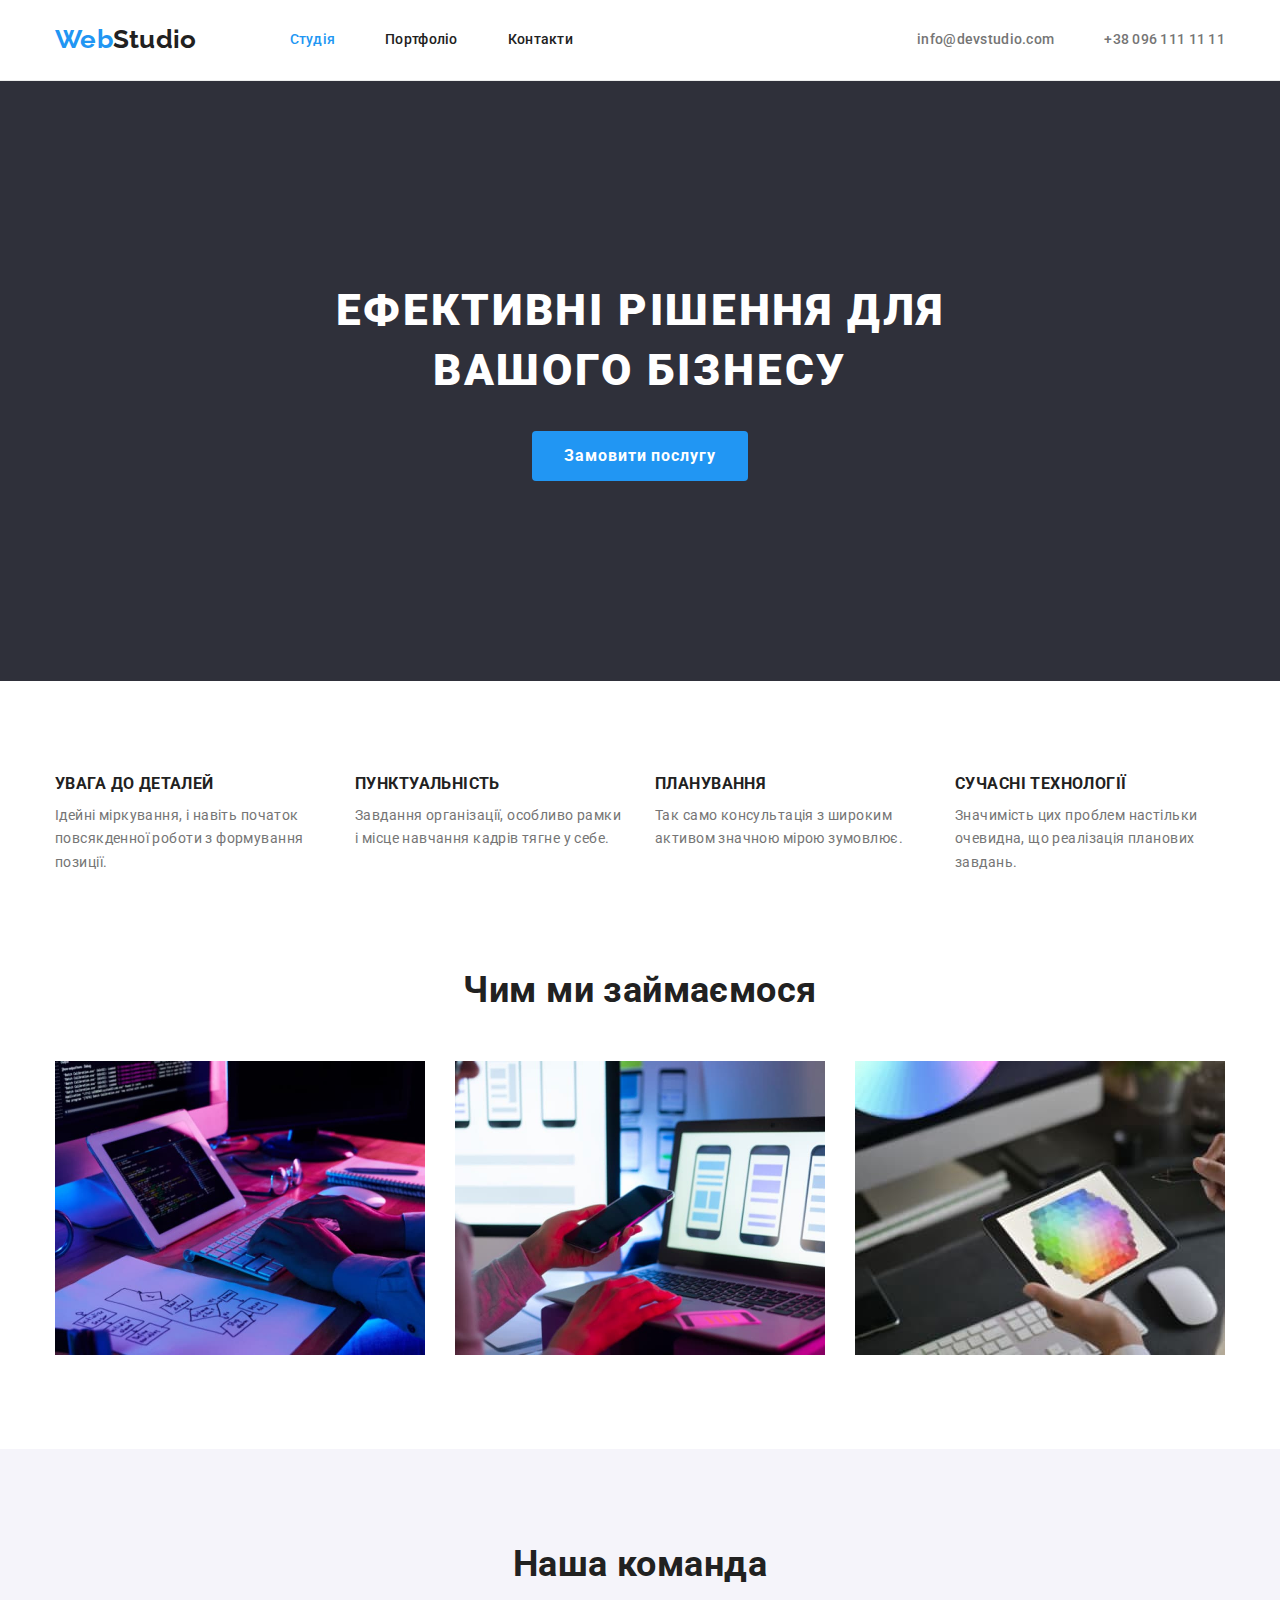
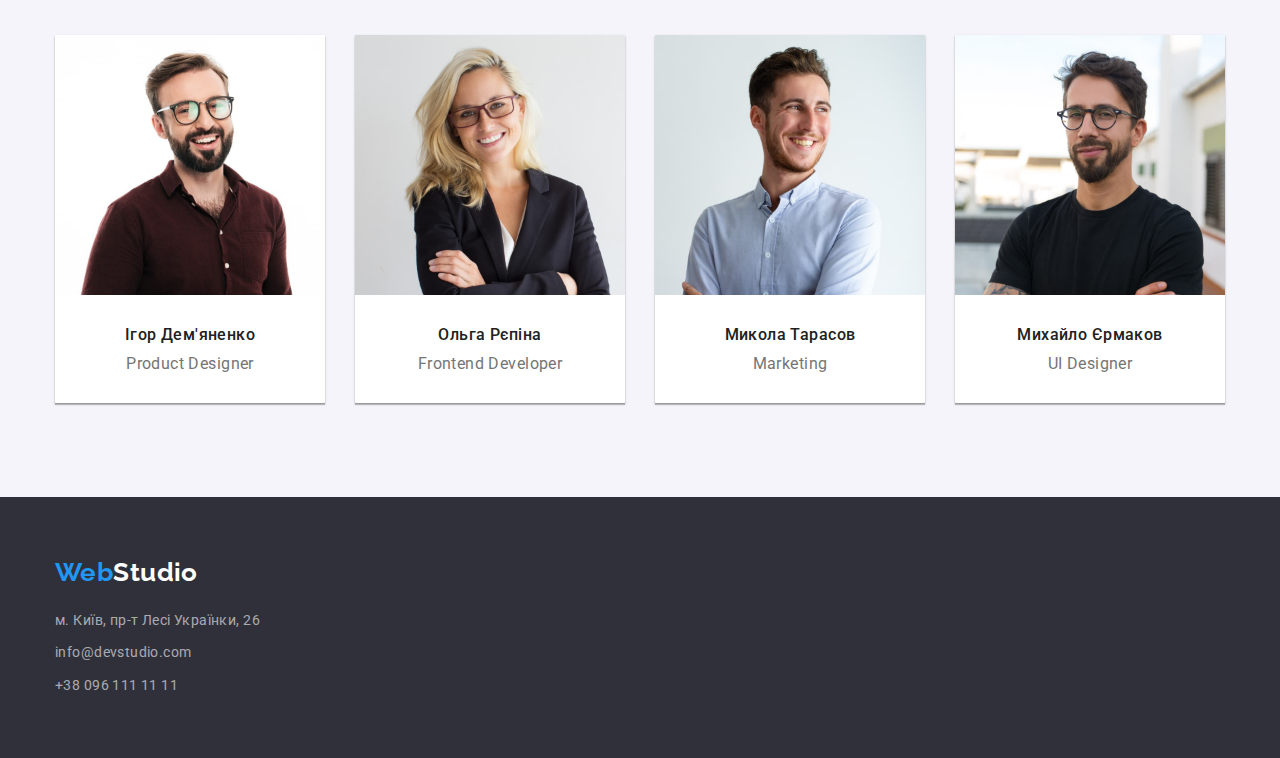
<file: index.html>
<!DOCTYPE html>
<html lang="uk">
  <head>
    <meta charset="UTF-8" />
    <meta http-equiv="X-UA-Compatible" content="IE=edge" />
    <meta name="viewport" content="width=device-width, initial-scale=1.0" />
    <title>WebStudio</title>
    <link
      href="https://fonts.googleapis.com/css2?family=Raleway:wght@700&family=Roboto:wght@400;500;700;900&display=swap"
      rel="stylesheet"
    />
    <link
      rel="stylesheet"
      href="https://cdnjs.cloudflare.com/ajax/libs/modern-normalize/1.1.0/modern-normalize.min.css"
    />
    <link rel="stylesheet" href="./css/styles.css" />
  </head>
  <body>
    <header class="header">
      <div class="container main-nav">
        <nav class="nav">
          <a href="./index.html" class="logo link"
            >Web<span class="logo-header">Studio</span></a
          >
          <ul class="nav-list lists">
            <li class="nav-item">
              <a href="./index.html" class="nav-link link current">Студія</a>
            </li>
            <li class="nav-item">
              <a href="./portfolio.html" class="nav-link link">Портфоліо</a>
            </li>
            <li class="nav-item">
              <a href="" class="nav-link link">Контакти</a>
            </li>
          </ul>
        </nav>
        <ul class="auth-list lists">
          <li class="contact-item">
            <a href="mailto:info@devstudio.com" class="contact-link link"
              >info@devstudio.com</a
            >
          </li>
          <li class="contact-item">
            <a href="tel:+380961111111" class="contact-link link"
              >+38 096 111 11 11</a
            >
          </li>
        </ul>
      </div>
    </header>
    <main>
      <section class="hero">
        <h1 class="hero-title">Ефективні рішення для вашого бізнесу</h1>
        <button type="button" class="hero-btn">Замовити послугу</button>
      </section>
      <section class="features section">
        <div class="container">
          <h2 class="visually-hidden">Особливості</h2>
          <ul class="feature-list lists">
            <li class="feat-item">
              <h3 class="feat-title">Увага до деталей</h3>
              <p class="feat-desc">
                Ідейні міркування, і навіть початок повсякденної роботи з
                формування позиції.
              </p>
            </li>
            <li class="feat-item">
              <h3 class="feat-title">Пунктуальність</h3>
              <p class="feat-desc">
                Завдання організації, особливо рамки і місце навчання кадрів
                тягне у себе.
              </p>
            </li>
            <li class="feat-item">
              <h3 class="feat-title">Планування</h3>
              <p class="feat-desc">
                Так само консультація з широким активом значною мірою зумовлює.
              </p>
            </li>
            <li class="feat-item">
              <h3 class="feat-title">Сучасні технології</h3>
              <p class="feat-desc">
                Значимість цих проблем настільки очевидна, що реалізація
                планових завдань.
              </p>
            </li>
          </ul>
        </div>
      </section>
      <section class="about section">
        <div class="container">
          <h2 class="about-title">Чим ми займаємося</h2>
          <ul class="photo-list lists">
            <li>
              <img
                src="./images/img.jpg"
                alt="Робочий процес"
                width="370"
                class="img-item"
              />
            </li>
            <li>
              <img
                src="./images/box2.jpg"
                alt="Адаптивна верстка"
                width="370"
                class="img-item"
              />
            </li>
            <li>
              <img
                src="./images/box3.jpg"
                alt="Схема кольорів"
                width="370"
                class="img-item"
              />
            </li>
          </ul>
        </div>
      </section>
      <section class="team section">
        <div class="container">
          <h2 class="team-title">Наша команда</h2>
          <ul class="team-list lists">
            <li class="team-worker">
              <img
                src="./images/man1.jpg"
                alt="Ігор Дем'яненко"
                width="270"
                class="img-team"
              />
              <div class="team-info">
                <h3 class="worker-name">Ігор Дем'яненко</h3>
                <p class="worker-position">Product Designer</p>
              </div>
            </li>
            <li class="team-worker">
              <img
                src="./images/man2.jpg"
                alt="Ольга Рєпіна"
                width="270"
                class="img-team"
              />
              <div class="team-info">
                <h3 class="worker-name">Ольга Рєпіна</h3>
                <p class="worker-position">Frontend Developer</p>
              </div>
            </li>
            <li class="team-worker">
              <img
                src="./images/man3.jpg"
                alt="Микола Тарасов"
                width="270"
                class="img-team"
              />
              <div class="team-info">
                <h3 class="worker-name">Микола Тарасов</h3>
                <p class="worker-position">Marketing</p>
              </div>
            </li>
            <li class="team-worker">
              <img
                src="./images/man4.jpg"
                alt="Михайло Єрмаков"
                width="270"
                class="img-team"
              />
              <div class="team-info">
                <h3 class="worker-name">Михайло Єрмаков</h3>
                <p class="worker-position">UI Designer</p>
              </div>
            </li>
          </ul>
        </div>
      </section>
    </main>
    <footer class="footer">
      <div class="container">
        <a href="./index.html" class="logo link"
          >Web<span class="logo-footer">Studio</span></a
        >
        <address class="address">
          <ul class="address-list lists">
            <li class="address-item">
              <a
                href="https://www.google.com.ua/maps/place/%D0%B1%D1%83%D0%BB.+%D0%9B%D0%B5%D1%81%D0%B8+%D0%A3%D0%BA%D1%80%D0%B0%D0%B8%D0%BD%D0%BA%D0%B8,+26,+%D0%9A%D0%B8%D0%B5%D0%B2,+02000/@50.4265807,30.5383858,17z/data=!3m1!4b1!4m5!3m4!1s0x40d4cf0e033ecbe9:0x57a4dffefec77da0!8m2!3d50.4265807!4d30.5383858?hl=ru"
                target="_blank"
                rel="noopener noreferrer"
                class="footer-link link"
                >м. Київ, пр-т Лесі Українки, 26</a
              >
            </li>
            <li class="address-item">
              <a href="mailto:info@devstudio.com" class="footer-link link"
                >info@devstudio.com</a
              >
            </li>
            <li class="address-item">
              <a href="tel:+380961111111" class="footer-link link"
                >+38 096 111 11 11</a
              >
            </li>
          </ul>
        </address>
      </div>
    </footer>
  </body>
</html>
</file>
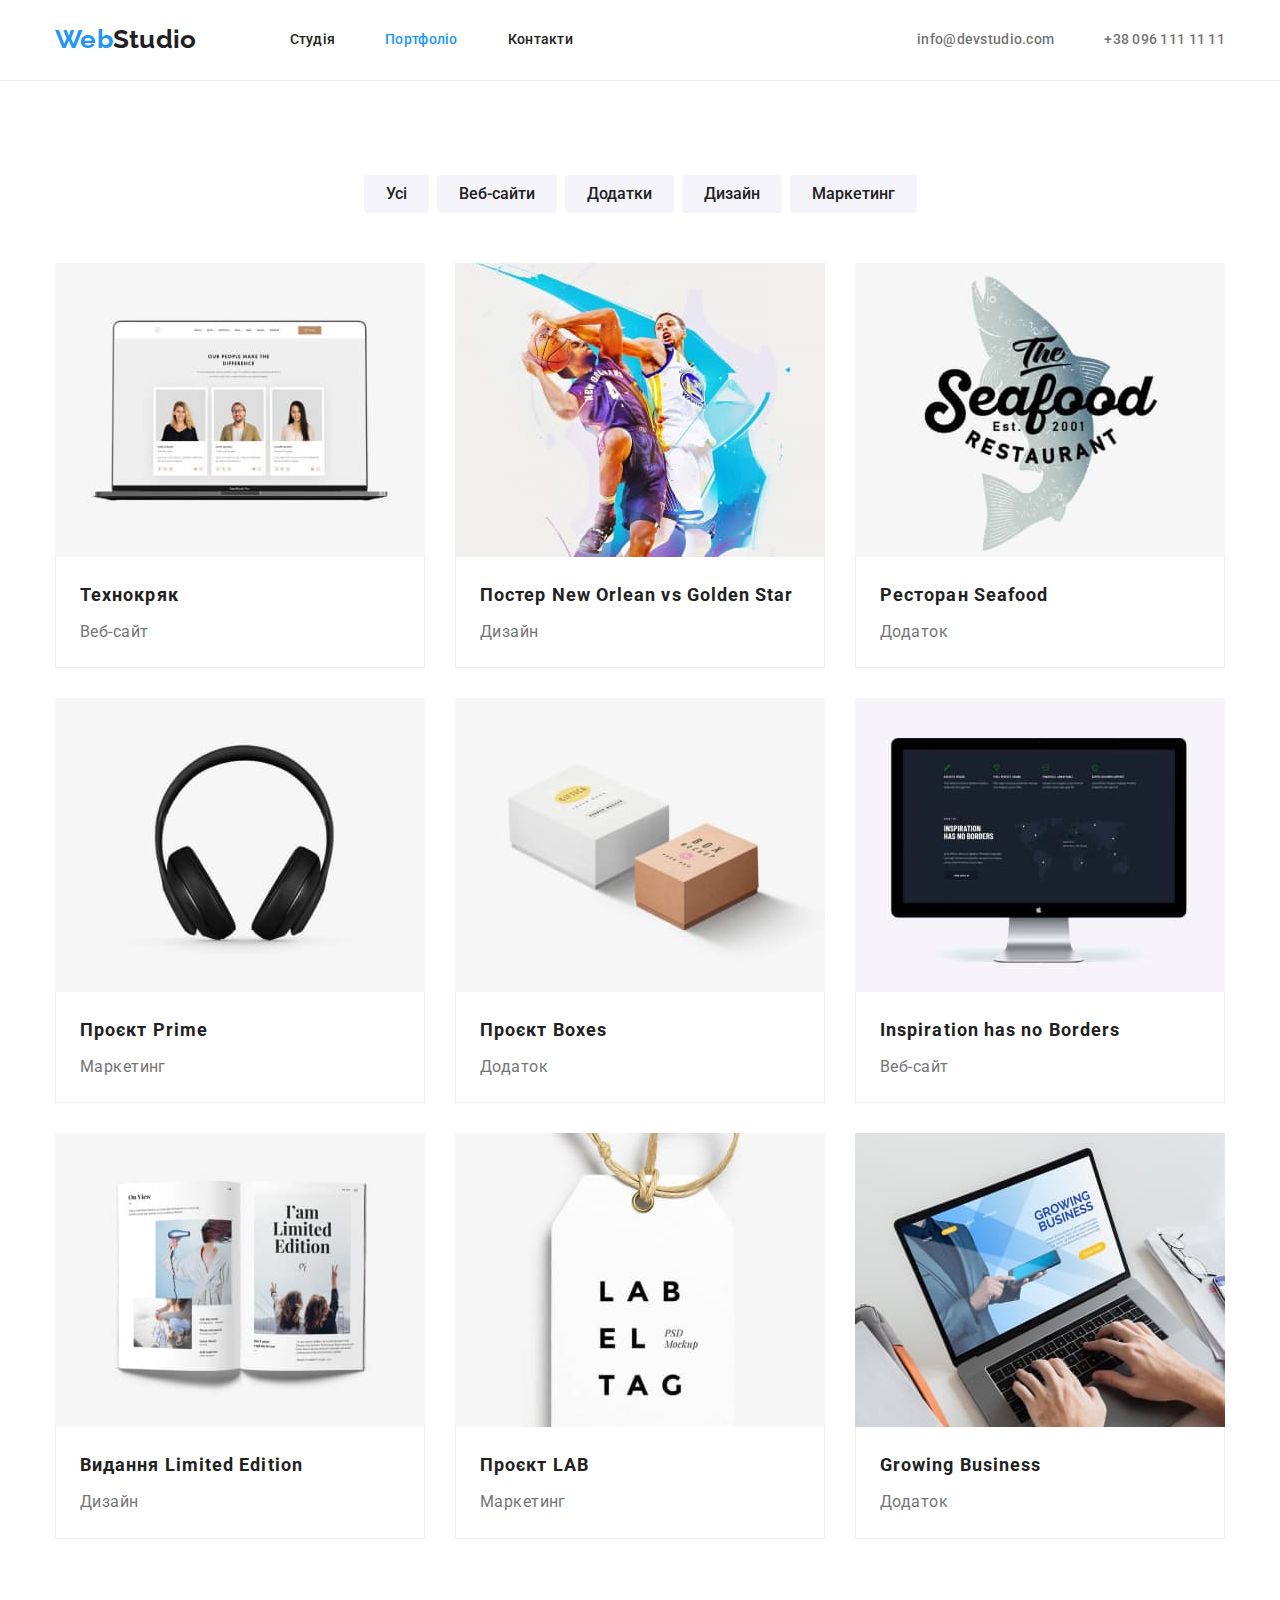
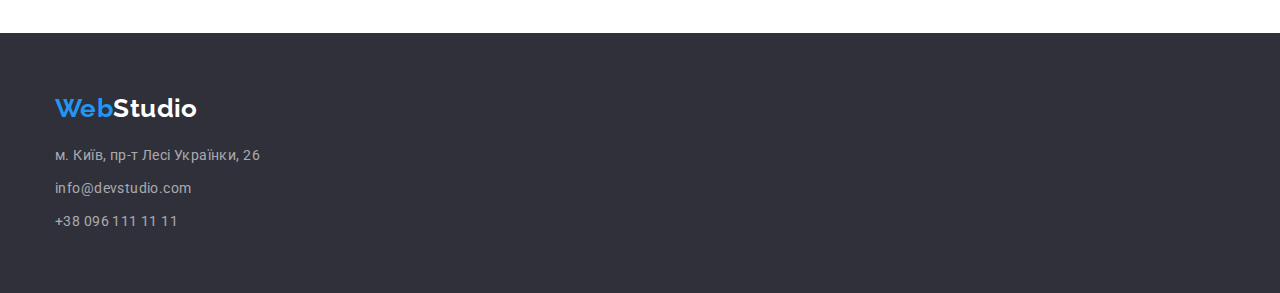
<file: portfolio.html>
<!DOCTYPE html>
<html lang="uk">
  <head>
    <meta charset="UTF-8" />
    <meta http-equiv="X-UA-Compatible" content="IE=edge" />
    <meta name="viewport" content="width=device-width, initial-scale=1.0" />
    <title>Портфоліо</title>
    <link
      href="https://fonts.googleapis.com/css2?family=Raleway:wght@700&family=Roboto:wght@400;500;700;900&display=swap"
      rel="stylesheet"
    />
    <link
      rel="stylesheet"
      href="https://cdnjs.cloudflare.com/ajax/libs/modern-normalize/1.1.0/modern-normalize.min.css"
    />
    <link rel="stylesheet" href="./css/styles.css" />
  </head>
  <body>
    <header class="header">
      <div class="container main-nav">
        <nav class="nav">
          <a href="./index.html" class="logo link"
            >Web<span class="logo-header">Studio</span></a
          >
          <ul class="nav-list lists">
            <li class="nav-item">
              <a href="./index.html" class="nav-link link">Студія</a>
            </li>
            <li class="nav-item">
              <a href="./portfolio.html" class="nav-link link current"
                >Портфоліо</a
              >
            </li>
            <li class="nav-item">
              <a href="" class="nav-link link">Контакти</a>
            </li>
          </ul>
        </nav>
        <ul class="auth-list lists">
          <li class="contact-item">
            <a href="mailto:info@devstudio.com" class="contact-link link"
              >info@devstudio.com</a
            >
          </li>
          <li class="contact-item">
            <a href="tel:+380961111111" class="contact-link link"
              >+38 096 111 11 11</a
            >
          </li>
        </ul>
      </div>
    </header>
    <main>
      <h1 class="visually-hidden">Portfolio</h1>
      <section class="section container">
        <ul class="portfolio-filters lists">
          <li class="filt-item">
            <button type="button" class="filter-btn">Усі</button>
          </li>
          <li class="filt-item">
            <button type="button" class="filter-btn">Веб-сайти</button>
          </li>
          <li class="filt-item">
            <button type="button" class="filter-btn">Додатки</button>
          </li>
          <li class="filt-item">
            <button type="button" class="filter-btn">Дизайн</button>
          </li>
          <li class="filt-item">
            <button type="button" class="filter-btn">Маркетинг</button>
          </li>
        </ul>
        <ul class="card-list lists">
          <li class="card">
            <a href="./index.html" class="card-link link"
              ><img
                src="./images/portfolio/img-1.jpg"
                alt="Веб-сайт 'Технокряк'"
                width="370"
                class="card-img"
              />
              <div class="card-info">
                <h2 class="all-title">Технокряк</h2>
                <p class="card-desc">Веб-сайт</p>
              </div></a
            >
          </li>
          <li class="card">
            <a href="" class="card-link link"
              ><img
                src="./images/portfolio/img-2.jpg"
                alt="Дизайн 'Постер New Orlean vs Golden Star'"
                width="370"
                class="card-img"
              />
              <div class="card-info">
                <h2 class="all-title">Постер New Orlean vs Golden Star</h2>
                <p class="card-desc">Дизайн</p>
              </div></a
            >
          </li>
          <li class="card">
            <a href="" class="card-link link"
              ><img
                src="./images/portfolio/img-3.jpg"
                alt="Додаток 'Ресторан Seafood'"
                width="370"
                class="card-img"
              />
              <div class="card-info">
                <h2 class="all-title">Ресторан Seafood</h2>
                <p class="card-desc">Додаток</p>
              </div></a
            >
          </li>
          <li class="card">
            <a href="" class="card-link link"
              ><img
                src="./images/portfolio/img-4.jpg"
                alt="Маркетинг 'Проєкт Prime'"
                width="370"
                class="card-img"
              />
              <div class="card-info">
                <h2 class="all-title">Проєкт Prime</h2>
                <p class="card-desc">Маркетинг</p>
              </div></a
            >
          </li>
          <li class="card">
            <a href="" class="card-link link"
              ><img
                src="./images/portfolio/img-5.jpg"
                alt="Додаток 'Проєкт Boxes'"
                width="370"
                class="card-img"
              />
              <div class="card-info">
                <h2 class="all-title">Проєкт Boxes</h2>
                <p class="card-desc">Додаток</p>
              </div></a
            >
          </li>
          <li class="card">
            <a href="" class="card-link link"
              ><img
                src="./images/portfolio/img-6.jpg"
                alt="Веб-сайт 'Inspiration has no Borders'"
                width="370"
                class="card-img"
              />
              <div class="card-info">
                <h2 class="all-title">Inspiration has no Borders</h2>
                <p class="card-desc">Веб-сайт</p>
              </div></a
            >
          </li>
          <li class="card">
            <a href="" class="card-link link"
              ><img
                src="./images/portfolio/img-7.jpg"
                alt="Дизайн 'Видання Limited Edition'"
                width="370"
                class="card-img"
              />
              <div class="card-info">
                <h2 class="all-title">Видання Limited Edition</h2>
                <p class="card-desc">Дизайн</p>
              </div></a
            >
          </li>
          <li class="card">
            <a href="" class="card-link link"
              ><img
                src="./images/portfolio/img-8.jpg"
                alt="Маркетинг 'Проєкт LAB'"
                width="370"
                class="card-img"
              />
              <div class="card-info">
                <h2 class="all-title">Проєкт LAB</h2>
                <p class="card-desc">Маркетинг</p>
              </div></a
            >
          </li>
          <li class="card">
            <a href="" class="card-link link"
              ><img
                src="./images/portfolio/img-9.jpg"
                alt="Додаток 'Growing Business'"
                width="370"
                class="card-img"
              />
              <div class="card-info">
                <h2 class="all-title">Growing Business</h2>
                <p class="card-desc">Додаток</p>
              </div></a
            >
          </li>
        </ul>
      </section>
    </main>
    <footer class="footer">
      <div class="container">
        <a href="./index.html" class="logo link link"
          >Web<span class="logo-footer">Studio</span></a
        >
        <address class="address">
          <ul class="address-list lists">
            <li class="address-item">
              <a
                href="https://www.google.com.ua/maps/place/%D0%B1%D1%83%D0%BB.+%D0%9B%D0%B5%D1%81%D0%B8+%D0%A3%D0%BA%D1%80%D0%B0%D0%B8%D0%BD%D0%BA%D0%B8,+26,+%D0%9A%D0%B8%D0%B5%D0%B2,+02000/@50.4265807,30.5383858,17z/data=!3m1!4b1!4m5!3m4!1s0x40d4cf0e033ecbe9:0x57a4dffefec77da0!8m2!3d50.4265807!4d30.5383858?hl=ru"
                target="_blank"
                rel="noopener noreferrer"
                class="footer-link link"
                >м. Київ, пр-т Лесі Українки, 26</a
              >
            </li>
            <li class="address-item">
              <a href="mailto:info@devstudio.com" class="footer-link link"
                >info@devstudio.com</a
              >
            </li>
            <li class="address-item">
              <a href="tel:+380961111111" class="footer-link link"
                >+38 096 111 11 11</a
              >
            </li>
          </ul>
        </address>
      </div>
    </footer>
  </body>
</html>
</file>
<file: css/styles.css>
:root {
  --primary-color-bg: #ffffff;
  --primary-text-color: #757575;
  --primary-black-color: #212121;
  --primary-white-color: #ffffff;
  --secondary-dark-bg-color: #2f303a;
  --secondary-light-bg-color: #f5f4fa;
  --border-color: #eeeeee;
  --color-active-btn: #188ce8;
  --footer-link-color: rgba(255, 255, 255, 0.6);
  --accent-color: #2196f3;
  --header-border: #ececec;
}
body {
  background: var(--primary-color-bg);
  font-family: 'Roboto', sans-serif;
  letter-spacing: 0.03em;
  line-height: 1.7;
  font-size: 14px;
  color: var(--primary-black-color);
}

.container {
  width: 1200px;
  margin: 0 auto;
  padding: 0 15px;
}
h1,
h2,
h3,
h4,
h5,
h6,
p {
  margin: 0;
}
.section {
  padding: 94px 0;
}
.lists {
  margin: 0;
  padding: 0;
  list-style: none;
}
.link {
  text-decoration: none;
}
.link:focus,
.link:hover {
  color: var(--accent-color);
}
/* header */

.header {
  min-width: 1200px;
  font-weight: 500;
  font-size: 14px;
  line-height: 1.14;
  letter-spacing: 0.02em;
  border-bottom: 1px solid var(--header-border);
}

.main-nav,
.nav {
  display: flex;
  align-items: center;
}
.logo {
  font-family: 'Raleway', sans-serif;
  color: var(--accent-color);
  font-weight: 700;
  font-size: 26px;
  line-height: 1.2;
}
.nav-list {
  display: flex;
  margin-left: 93px;
}
.nav-item:not(:last-child) {
  margin-right: 50px;
}
.nav-link {
  display: block;
  padding: 32px 0;
}
.nav-link,
.logo-header {
  color: var(--primary-black-color);
}
.auth-list {
  display: flex;
  margin-left: auto;
}
.contact-item + .contact-item {
  margin-left: 50px;
}
.contact-link {
  display: block;
  padding: 32px 0;
  color: var(--primary-text-color);
}
.current {
  color: var(--accent-color);
}

/* hero */
.hero {
  min-width: 1200px;
  padding: 200px 0;
  background: var(--secondary-dark-bg-color);
}

.hero-title {
  margin: 0 auto;
  margin-bottom: 30px;
  font-weight: 900;
  font-size: 44px;
  line-height: 1.36;
  text-align: center;
  letter-spacing: 0.06em;
  text-transform: uppercase;
  max-width: 696px;
  color: var(--primary-white-color);
}
.hero-btn {
  display: block;
  margin-left: auto;
  margin-right: auto;
  padding: 10px 32px;
  font-family: inherit;
  font-size: 16px;
  font-weight: 700;
  line-height: 1.9;
  letter-spacing: 0.06em;
  border: none;
  border-radius: 4px;
  color: var(--primary-white-color);
  background: var(--accent-color);
  cursor: pointer;
}
.hero-btn:hover,
.hero-btn:focus {
  background: var(--color-active-btn);
}
.visually-hidden {
  position: absolute;
  white-space: nowrap;
  width: 1px;
  height: 1px;
  overflow: hidden;
  border: 0;
  padding: 0;
  clip: rect(0 0 0 0);
  clip-path: inset(50%);
  margin: -1px;
}

/* features */
.features {
  padding-bottom: 47px;
}
.feat-title {
  line-height: 1.14;
  text-transform: uppercase;
  margin-bottom: 10px;
}
.feature-list {
  display: flex;
}
.feat-item {
  width: 270px;
}
.feat-item:not(:last-child) {
  margin-right: 30px;
}
.feat-desc {
  color: var(--primary-text-color);
}

/* about */
.about {
  padding-top: 47px;
}
.about-title,
.team-title {
  margin-bottom: 50px;
  font-size: 36px;
  line-height: 1.17;
  text-align: center;
}
.photo-list {
  display: flex;
}
.photo-list > li:not(:last-child) {
  margin-right: 30px;
}

.img-item {
  display: block;
}
/* team */
.team {
  min-width: 1200px;
  background: var(--secondary-light-bg-color);
}
.team-list {
  display: flex;
}
.img-team {
  display: block;
}
.team-worker {
  width: 270px;
  box-shadow: 0px 1px 3px rgba(0, 0, 0, 0.12), 0px 1px 1px rgba(0, 0, 0, 0.14),
    0px 2px 1px rgba(0, 0, 0, 0.2);
}
.team-worker:not(:last-child) {
  margin-right: 30px;
}
.team-info {
  padding: 30px 0;
  background-color: var(--primary-color-bg);
  border-radius: 0 0 4px 4px;
}
.worker-name {
  margin-bottom: 10px;
  font-size: 16px;
  font-weight: 500;
  line-height: 1.19;
  text-align: center;
}
.worker-position {
  font-size: 16px;
  line-height: 1.19;
  color: var(--primary-text-color);
  text-align: center;
}
/* footer */
.footer {
  min-width: 1200px;
  padding: 60px 0;
  background-color: var(--secondary-dark-bg-color);
}
.footer .logo {
  display: block;
  margin-bottom: 20px;
}
.logo .logo-footer {
  color: var(--primary-white-color);
}
.address {
  font-style: normal;
}
.address-item:not(:last-child) {
  margin-bottom: 9px;
}
.footer-link {
  font-size: 14px;
  font-weight: 400;
  line-height: 1.7;
  color: var(--footer-link-color);
}
.footer-link:hover,
.footer-link:focus {
  color: var(--primary-white-color);
}

/* Portfolio */

.portfolio-filters {
  display: flex;
  justify-content: center;
  margin-bottom: 50px;
}
.filt-item:not(:last-child) {
  margin-right: 8px;
}

.filter-btn {
  padding: 6px 22px;
  background: var(--secondary-light-bg-color);
  color: var(--primary-black-color);
  font-family: inherit;
  font-size: 16px;
  font-weight: 500;
  line-height: 1.6;
  cursor: pointer;
  border: none;
  border-radius: 4px;
}

.filter-btn:hover,
.filter-btn:focus {
  background: var(--accent-color);
  color: var(--primary-white-color);
}

.card-list {
  display: flex;
  justify-content: center;
  flex-wrap: wrap;
  margin: -15px;
}
.card {
  width: 370px;
  margin: 15px;
}
.card-img {
  display: block;
}
.card-info {
  padding: 20px 24px;
  border: 1px solid #eeeeee;
  border-top: none;
}
.all-title {
  color: var(--primary-black-color);
  font-size: 18px;
  line-height: 2;
  letter-spacing: 0.06em;
  margin-bottom: 4px;
}
.card-desc {
  font-size: 16px;
  line-height: 1.9;
  color: var(--primary-text-color);
}
</file>
